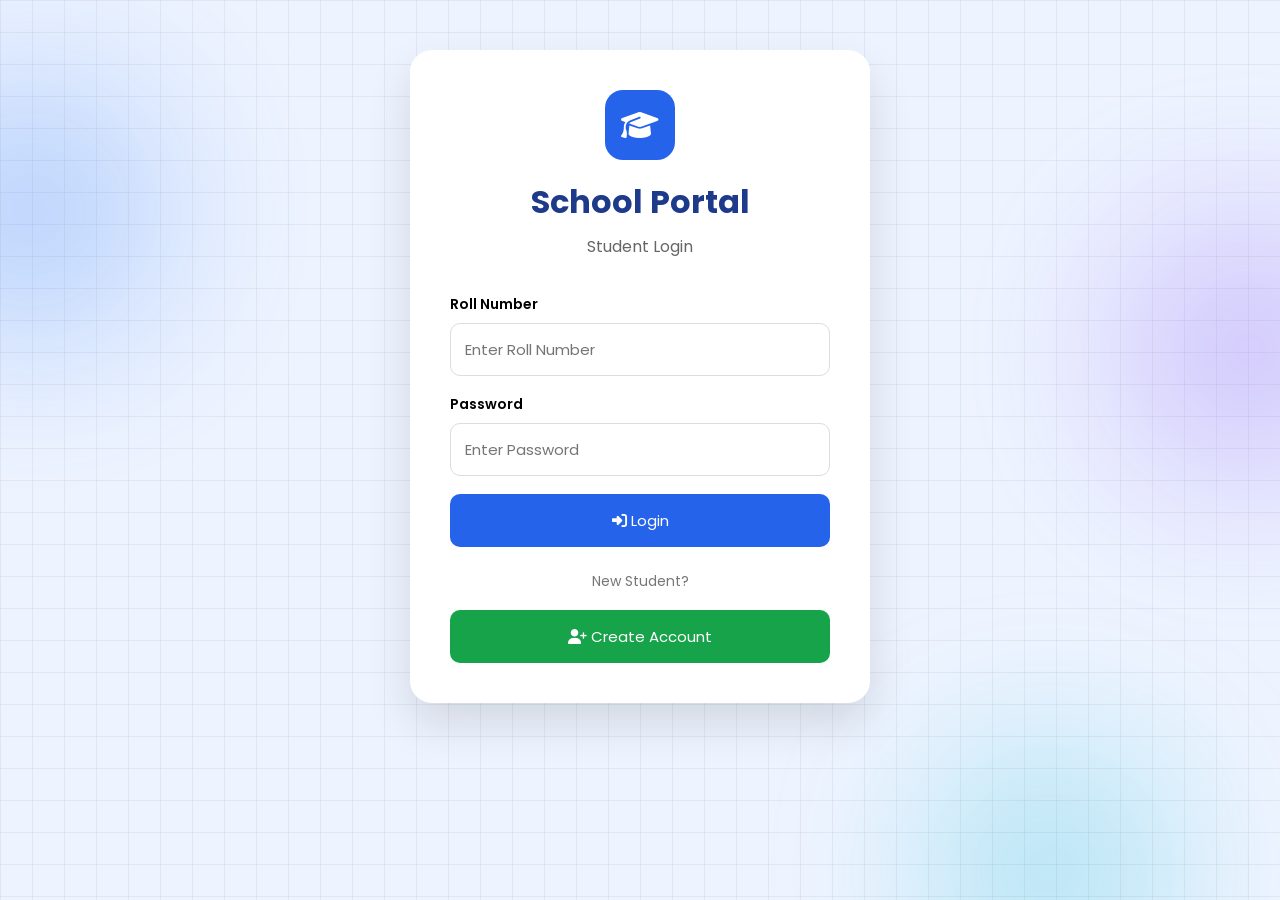
<file: harjot/phase2/frontend/index.html>
<!DOCTYPE html>
<html lang="en">

<head>

    <meta charset="UTF-8">

    <meta name="viewport"
          content="width=device-width, initial-scale=1.0">

    <title>School Portal Dashboard</title>

    <!-- Google Font -->

    <link rel="preconnect"
          href="https://fonts.googleapis.com">

    <link rel="preconnect"
          href="https://fonts.gstatic.com"
          crossorigin>

    <link
        href="https://fonts.googleapis.com/css2?family=Poppins:wght@300;400;500;600;700&display=swap"
        rel="stylesheet">

    <!-- Font Awesome -->

    <link
        rel="stylesheet"
        href="https://cdnjs.cloudflare.com/ajax/libs/font-awesome/6.6.0/css/all.min.css">

    <!-- CSS -->

    <link
        rel="stylesheet"
        href="style.css">

</head>

<body>

<!-- =========================================================
HEADER
========================================================= -->

<header>

    <div class="logo">

        <i class="fa-solid fa-school"></i>

        <h2>School Portal</h2>

    </div>

    <button
        id="logoutBtn"
        class="dangerBtn">

        <i class="fa-solid fa-right-from-bracket"></i>

        Logout

    </button>

</header>



<!-- =========================================================
MAIN CONTAINER
========================================================= -->

<div class="container">

    <!-- ==========================================
    WELCOME SECTION
    =========================================== -->

    <section class="welcomeSection">

        <div>

            <h1>

                Welcome,

                <span id="studentName">

                    Student

                </span>

                👋

            </h1>

            <p>

                Manage your profile, courses and student records.

            </p>

        </div>

    </section>



    <!-- ==========================================
    DASHBOARD CARDS
    =========================================== -->

    <section class="cards">

        <div class="card">

            <div class="cardIcon blue">

                <i class="fa-solid fa-users"></i>

            </div>

            <div>

                <h3>Total Students</h3>

                <p id="studentCount">

                    0

                </p>

            </div>

        </div>



        <div class="card">

            <div class="cardIcon green">

                <i class="fa-solid fa-book-open"></i>

            </div>

            <div>

                <h3>Total Courses</h3>

                <p id="courseCount">

                    0

                </p>

            </div>

        </div>

    </section>



    <!-- ==========================================
    ADD COURSE
    =========================================== -->

    <section class="section">

        <div class="sectionTitle">

            <i class="fa-solid fa-book"></i>

            <h2>

                Add Course

            </h2>

        </div>

        <form id="courseForm">

            <div class="grid">

                <div class="inputGroup">

                    <label>

                        Roll Number

                    </label>

                    <input
                        type="number"
                        id="courseRoll"
                        readonly>

                </div>

                <div class="inputGroup">

                    <label>

                        Course Title

                    </label>

                    <input
                        type="text"
                        id="course"
                        placeholder="Enter Course Name"
                        required>

                </div>

            </div>

            <button
                type="submit"
                class="primaryBtn">

                <i class="fa-solid fa-plus"></i>

                Add Course

            </button>

        </form>

    </section>

        <!-- ==========================================
    STUDENT RECORDS
    =========================================== -->

    <section class="section">

        <div class="tableHeader">

            <div class="sectionTitle">

                <i class="fa-solid fa-table"></i>

                <h2>

                    Student Records

                </h2>

            </div>

            <button
                id="refreshBtn"
                class="secondaryBtn">

                <i class="fa-solid fa-rotate"></i>

                Refresh

            </button>

        </div>

        <div class="tableContainer">

            <table>

                <thead>

                    <tr>

                        <th>ID</th>

                        <th>Roll</th>

                        <th>Name</th>

                        <th>Email</th>

                        <th>Branch</th>

                        <th>Semester</th>

                        <th>Courses</th>

                        <th>Actions</th>

                    </tr>

                </thead>

                <tbody id="studentTableBody">

                </tbody>

            </table>

        </div>

    </section>

</div>



<!-- =========================================================
EDIT STUDENT MODAL
========================================================= -->

<div
    id="editModal"
    class="modal hidden">

    <div class="modalContent">

        <div class="modalHeader">

            <h2>

                <i class="fa-solid fa-user-pen"></i>

                Update Student

            </h2>

            <button
                id="closeModal"
                class="closeBtn">

                <i class="fa-solid fa-xmark"></i>

            </button>

        </div>

        <form id="updateForm">

            <input
                type="hidden"
                id="updateRoll">

            <div class="grid">

                <div class="inputGroup">

                    <label>

                        Name

                    </label>

                    <input
                        type="text"
                        id="updateName"
                        required>

                </div>

                <div class="inputGroup">

                    <label>

                        Email

                    </label>

                    <input
                        type="email"
                        id="updateEmail"
                        required>

                </div>

                <div class="inputGroup">

                    <label>

                        Branch

                    </label>

                    <select id="updateBranch">

                        <option>CSE</option>
                        <option>IT</option>
                        <option>ECE</option>
                        <option>EEE</option>
                        <option>Mechanical</option>
                        <option>Civil</option>

                    </select>

                </div>

                <div class="inputGroup">

                    <label>

                        Semester

                    </label>

                    <select id="updateSemester">

                        <option>1</option>
                        <option>2</option>
                        <option>3</option>
                        <option>4</option>
                        <option>5</option>
                        <option>6</option>
                        <option>7</option>
                        <option>8</option>

                    </select>

                </div>

            </div>

            <div class="modalButtons">

                <button
                    type="submit"
                    id="updateBtn"
                    class="primaryBtn">

                    <i class="fa-solid fa-floppy-disk"></i>

                    Save Changes

                </button>

                <button
                    type="button"
                    id="cancelBtn"
                    class="dangerBtn">

                    Cancel

                </button>

            </div>

        </form>

    </div>

</div>



<!-- =========================================================
EMPTY STATE
========================================================= -->

<div
    id="emptyState"
    class="emptyState hidden">

    <i class="fa-solid fa-user-graduate"></i>

    <h2>

        No Student Records Found

    </h2>

    <p>

        Students will appear here after creating an account.

    </p>

</div>



<!-- =========================================================
TOAST
========================================================= -->

<div
    id="toast"
    class="toast">

</div>



<!-- =========================================================
LOADER
========================================================= -->

<div
    id="loader"
    class="loader hidden">

    <div class="spinner"></div>

</div>



<!-- =========================================================
SCRIPTS
========================================================= -->

<script src="script.js"></script>


</body>

</html>
</file>
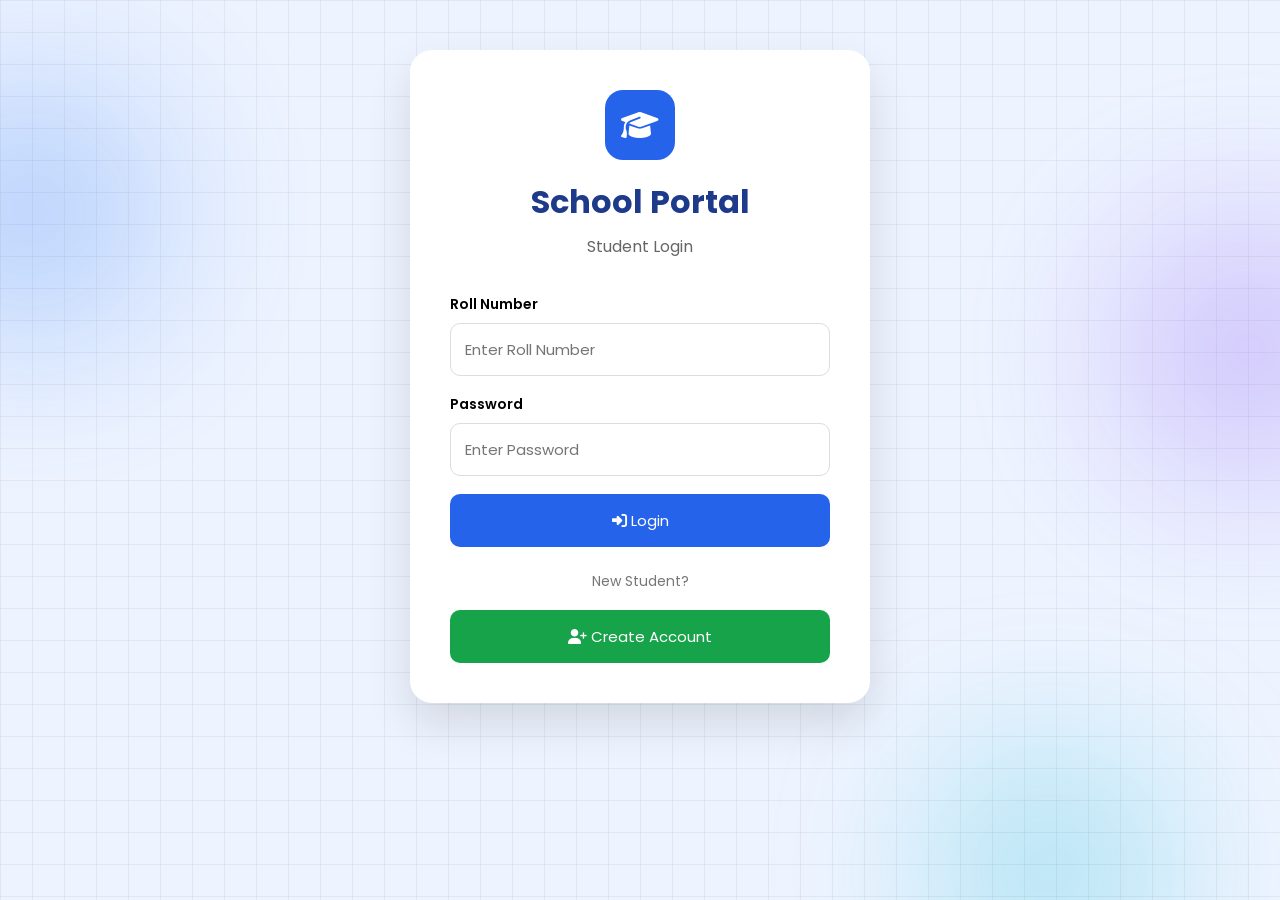
<file: harjot/phase2/frontend/login.html>
<!DOCTYPE html>
<html lang="en">

<head>

    <meta charset="UTF-8">

    <meta name="viewport"
          content="width=device-width, initial-scale=1.0">

    <title>School Portal | Login</title>

    <!-- Google Font -->

    <link rel="preconnect"
          href="https://fonts.googleapis.com">

    <link rel="preconnect"
          href="https://fonts.gstatic.com"
          crossorigin>

    <link href="https://fonts.googleapis.com/css2?family=Poppins:wght@300;400;500;600;700&display=swap"
          rel="stylesheet">

    <!-- Font Awesome -->

    <link rel="stylesheet"
          href="https://cdnjs.cloudflare.com/ajax/libs/font-awesome/6.6.0/css/all.min.css">

    <link rel="stylesheet"
          href="login.css">

</head>

<body>

<div class="blob blob1"></div>
<div class="blob blob2"></div>
<div class="blob blob3"></div>

<div class="grid-bg"></div>

<div class="container">

    <div class="card">

        <div class="logo">

            <div class="logoBox">

                <i class="fa-solid fa-graduation-cap"></i>

            </div>

            <h1>School Portal</h1>

            <p>Student Login</p>

        </div>

        <form id="loginForm">

            <div class="inputGroup">

                <label>Roll Number</label>

                <input
                    type="number"
                    id="roll"
                    placeholder="Enter Roll Number"
                    required>

            </div>

            <div class="inputGroup">

                <label>Password</label>

                <input
                    type="password"
                    id="password"
                    placeholder="Enter Password"
                    required>

            </div>

            <button
                type="submit"
                class="primaryBtn">

                <i class="fa-solid fa-right-to-bracket"></i>

                Login

            </button>

        </form>

        <div class="divider">

            New Student?

        </div>

        <button
            type="button"
            id="signupBtn"
            class="secondaryBtn"
            onclick="window.location.href='signup.html'">

            <i class="fa-solid fa-user-plus"></i>

            Create Account

        </button>

    </div>

</div>

<div
    id="toast"
    class="toast">

</div>

<div
    id="loader"
    class="loader hidden">

    <div class="spinner"></div>

</div>

<script src="login.js"></script>

</body>

</html>
</file>
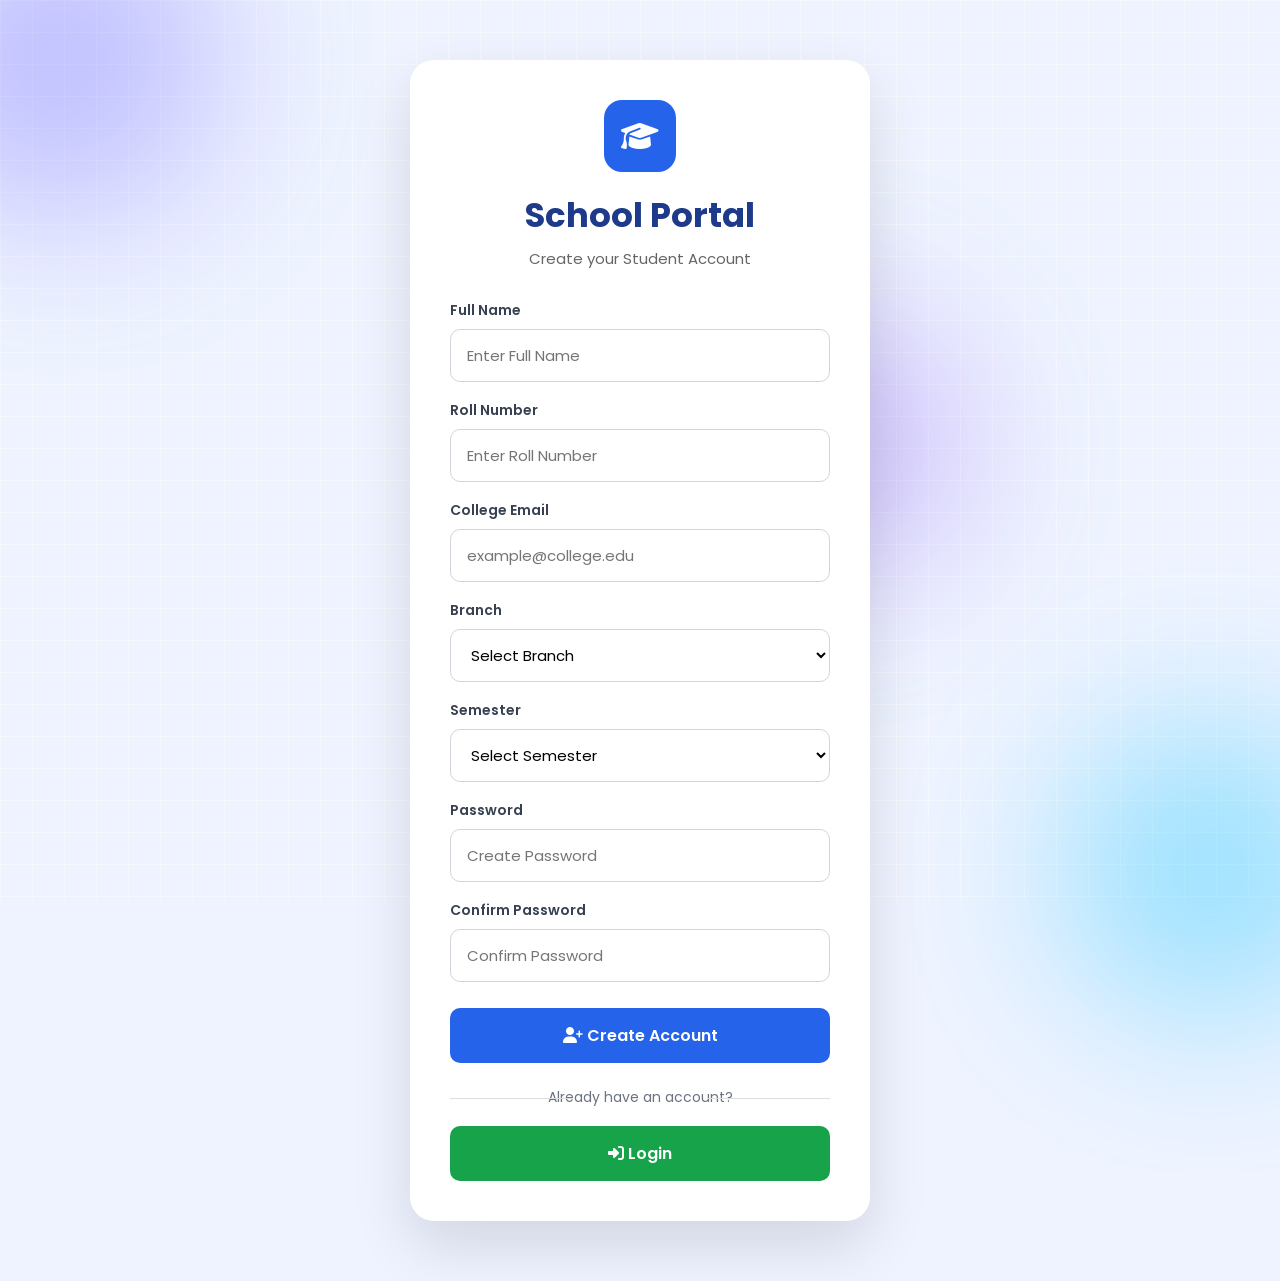
<file: harjot/phase2/frontend/signup.html>
<!DOCTYPE html>
<html lang="en">

<head>

    <meta charset="UTF-8">

    <meta name="viewport"
          content="width=device-width, initial-scale=1.0">

    <title>School Portal | Student Registration</title>

    <!-- Google Font -->

    <link rel="preconnect"
          href="https://fonts.googleapis.com">

    <link rel="preconnect"
          href="https://fonts.gstatic.com"
          crossorigin>

    <link href="https://fonts.googleapis.com/css2?family=Poppins:wght@300;400;500;600;700&display=swap"
          rel="stylesheet">

    <!-- Font Awesome -->

    <link rel="stylesheet"
          href="https://cdnjs.cloudflare.com/ajax/libs/font-awesome/6.6.0/css/all.min.css">

    <!-- CSS -->

    <link rel="stylesheet"
          href="signup.css">

</head>

<body>

<!-- ==========================
BACKGROUND
========================== -->

<div class="blob blob1"></div>
<div class="blob blob2"></div>
<div class="blob blob3"></div>

<div class="grid-bg"></div>


<!-- ==========================
SIGNUP CARD
========================== -->

<div class="container">

    <div class="card">

        <div class="logo">

            <div class="logoBox">

                <i class="fa-solid fa-graduation-cap"></i>

            </div>

            <h1>School Portal</h1>

            <p>Create your Student Account</p>

        </div>

        <form id="signupForm">

            <!-- Name -->

            <div class="inputGroup">

                <label>

                    Full Name

                </label>

                <input
                    type="text"
                    id="name"
                    placeholder="Enter Full Name"
                    required>

            </div>

            <!-- Roll -->

            <div class="inputGroup">

                <label>

                    Roll Number

                </label>

                <input
                    type="number"
                    id="roll"
                    placeholder="Enter Roll Number"
                    required>

            </div>

            <!-- Email -->

            <div class="inputGroup">

                <label>

                    College Email

                </label>

                <input
                    type="email"
                    id="email"
                    placeholder="example@college.edu"
                    required>

            </div>

            <!-- Branch -->

            <div class="inputGroup">

                <label>

                    Branch

                </label>

                <select id="branch" required>

                    <option value="">Select Branch</option>

                    <option>CSE</option>

                    <option>IT</option>

                    <option>ECE</option>

                    <option>EEE</option>

                    <option>Mechanical</option>

                    <option>Civil</option>

                </select>

            </div>

            <!-- Semester -->

            <div class="inputGroup">

                <label>

                    Semester

                </label>

                <select id="semester" required>

                    <option value="">Select Semester</option>

                    <option value="1">1</option>
                    <option value="2">2</option>
                    <option value="3">3</option>
                    <option value="4">4</option>
                    <option value="5">5</option>
                    <option value="6">6</option>
                    <option value="7">7</option>
                    <option value="8">8</option>

                </select>

            </div>

            <!-- Password -->

            <div class="inputGroup">

                <label>

                    Password

                </label>

                <input
                    type="password"
                    id="password"
                    placeholder="Create Password"
                    required>

            </div>

            <!-- Confirm Password -->

            <div class="inputGroup">

                <label>

                    Confirm Password

                </label>

                <input
                    type="password"
                    id="confirmPassword"
                    placeholder="Confirm Password"
                    required>

            </div>

            <!-- Signup -->

            <button
                type="submit"
                class="primaryBtn"
                id="signupBtn">

                <i class="fa-solid fa-user-plus"></i>

                Create Account

            </button>

        </form>

        <div class="divider">

            Already have an account?

        </div>

        <button
            class="secondaryBtn"
            onclick="window.location.href='login.html'">

            <i class="fa-solid fa-right-to-bracket"></i>

            Login

        </button>

    </div>

</div>


<!-- ==========================
TOAST
========================== -->

<div
    id="toast"
    class="toast">

</div>


<!-- ==========================
LOADER
========================== -->

<div
    id="loader"
    class="loader hidden">

    <div class="spinner"></div>

</div>


<script src="signup.js"></script>

</body>

</html>
</file>
<file: harjot/phase2/frontend/style.css>
/* ==========================================================
   GOOGLE FONT
========================================================== */

@import url('https://fonts.googleapis.com/css2?family=Poppins:wght@300;400;500;600;700&display=swap');


/* ==========================================================
   RESET
========================================================== */

*{

    margin:0;

    padding:0;

    box-sizing:border-box;

    font-family:"Poppins",sans-serif;

}

html{

    scroll-behavior:smooth;

}

body{

    background:#f4f7fc;

    color:#1f2937;

    min-height:100vh;

}



/* ==========================================================
   HEADER
========================================================== */

header{

    width:100%;

    height:75px;

    background:#ffffff;

    display:flex;

    justify-content:space-between;

    align-items:center;

    padding:0 45px;

    box-shadow:0 2px 15px rgba(0,0,0,.08);

    position:sticky;

    top:0;

    z-index:1000;

}

.logo{

    display:flex;

    align-items:center;

    gap:12px;

}

.logo i{

    font-size:28px;

    color:#2563eb;

}

.logo h2{

    font-size:24px;

    color:#2563eb;

}



/* ==========================================================
   BUTTONS
========================================================== */

button{

    cursor:pointer;

    transition:.3s;

}

.primaryBtn{

    background:#2563eb;

    color:white;

    border:none;

    padding:14px 26px;

    border-radius:10px;

    font-size:15px;

    font-weight:500;

}

.primaryBtn:hover{

    background:#1d4ed8;

}

.secondaryBtn{

    background:#16a34a;

    color:white;

    border:none;

    padding:12px 22px;

    border-radius:10px;

}

.secondaryBtn:hover{

    background:#15803d;

}

.dangerBtn{

    background:#ef4444;

    color:white;

    border:none;

    padding:12px 22px;

    border-radius:10px;

}

.dangerBtn:hover{

    background:#dc2626;

}

.closeBtn{

    border:none;

    background:none;

    font-size:22px;

    cursor:pointer;

    color:#666;

}



/* ==========================================================
   CONTAINER
========================================================== */

.container{

    width:92%;

    margin:35px auto;

}



/* ==========================================================
   WELCOME
========================================================== */

.welcomeSection{

    background:white;

    border-radius:18px;

    padding:28px;

    margin-bottom:30px;

    box-shadow:0 8px 25px rgba(0,0,0,.06);

}

.welcomeSection h1{

    font-size:30px;

    color:#2563eb;

    margin-bottom:8px;

}

.welcomeSection p{

    color:#666;

    font-size:15px;

}



/* ==========================================================
   DASHBOARD CARDS
========================================================== */

.cards{

    display:grid;

    grid-template-columns:repeat(auto-fit,minmax(260px,1fr));

    gap:25px;

    margin-bottom:35px;

}

.card{

    background:white;

    border-radius:18px;

    padding:24px;

    display:flex;

    align-items:center;

    gap:20px;

    box-shadow:0 8px 25px rgba(0,0,0,.06);

}

.cardIcon{

    width:65px;

    height:65px;

    border-radius:50%;

    display:flex;

    justify-content:center;

    align-items:center;

    color:white;

    font-size:26px;

}

.blue{

    background:#2563eb;

}

.green{

    background:#16a34a;

}

.card h3{

    font-size:15px;

    color:#666;

    margin-bottom:5px;

}

.card p{

    font-size:32px;

    font-weight:700;

    color:#111827;

}



/* ==========================================================
   SECTION
========================================================== */

.section{

    background:white;

    border-radius:18px;

    padding:30px;

    margin-bottom:35px;

    box-shadow:0 8px 25px rgba(0,0,0,.06);

}

.sectionTitle{

    display:flex;

    align-items:center;

    gap:12px;

    margin-bottom:25px;

}

.sectionTitle i{

    font-size:22px;

    color:#2563eb;

}

.sectionTitle h2{

    color:#2563eb;

}



/* ==========================================================
   GRID
========================================================== */

.grid{

    display:grid;

    grid-template-columns:repeat(auto-fit,minmax(280px,1fr));

    gap:25px;

}



/* ==========================================================
   INPUTS
========================================================== */

.inputGroup{

    display:flex;

    flex-direction:column;

}

.inputGroup label{

    margin-bottom:8px;

    font-weight:500;

    color:#444;

}

.inputGroup input,

.inputGroup select{

    padding:13px;

    border:1px solid #d6d6d6;

    border-radius:10px;

    font-size:15px;

    outline:none;

    transition:.3s;

}

.inputGroup input:focus,

.inputGroup select:focus{

    border-color:#2563eb;

    box-shadow:0 0 0 3px rgba(37,99,235,.15);

}

form .primaryBtn{

    margin-top:28px;

}
/* ==========================================================
   TABLE
========================================================== */

.tableHeader{

    display:flex;

    justify-content:space-between;

    align-items:center;

    margin-bottom:25px;

    flex-wrap:wrap;

    gap:15px;

}

.tableContainer{

    width:100%;

    overflow-x:auto;

}

table{

    width:100%;

    border-collapse:collapse;

    min-width:900px;

}

thead{

    background:#2563eb;

    color:white;

}

th{

    padding:16px;

    text-align:center;

    font-weight:600;

}

td{

    padding:15px;

    text-align:center;

    border-bottom:1px solid #ececec;

}

tbody tr{

    transition:.25s;

}

tbody tr:hover{

    background:#f8fbff;

}



/* ==========================================================
   COURSE TAG
========================================================== */

.course{

    display:inline-block;

    background:#dbeafe;

    color:#2563eb;

    padding:6px 12px;

    border-radius:18px;

    margin:3px;

    font-size:13px;

    font-weight:500;

}



/* ==========================================================
   ACTION BUTTONS
========================================================== */

.editBtn{

    background:#2563eb;

    color:white;

    border:none;

    padding:9px 16px;

    border-radius:8px;

    margin-right:8px;

    cursor:pointer;

    transition:.3s;

}

.editBtn:hover{

    background:#1d4ed8;

}

.deleteBtn{

    background:#ef4444;

    color:white;

    border:none;

    padding:9px 16px;

    border-radius:8px;

    cursor:pointer;

    transition:.3s;

}

.deleteBtn:hover{

    background:#dc2626;

}



/* ==========================================================
   MODAL
========================================================== */

.modal{

    position:fixed;

    inset:0;

    background:rgba(0,0,0,.45);

    display:flex;

    justify-content:center;

    align-items:center;

    padding:20px;

    z-index:2000;

}

.hidden{

    display:none;

}

.modalContent{

    width:100%;

    max-width:700px;

    background:white;

    border-radius:18px;

    padding:30px;

    animation:popup .25s ease;

    box-shadow:0 15px 40px rgba(0,0,0,.18);

}

.modalHeader{

    display:flex;

    justify-content:space-between;

    align-items:center;

    margin-bottom:25px;

}

.modalButtons{

    display:flex;

    justify-content:flex-end;

    gap:15px;

    margin-top:30px;

}



/* ==========================================================
   EMPTY STATE
========================================================== */

.emptyState{

    background:white;

    border-radius:18px;

    padding:60px 25px;

    text-align:center;

    margin:35px auto;

    box-shadow:0 8px 25px rgba(0,0,0,.06);

}

.emptyState i{

    font-size:70px;

    color:#2563eb;

    margin-bottom:20px;

}

.emptyState h2{

    margin-bottom:12px;

    color:#1f2937;

}

.emptyState p{

    color:#6b7280;

}



/* ==========================================================
   TOAST
========================================================== */

.toast{

    position:fixed;

    right:30px;

    top:30px;

    min-width:260px;

    padding:16px 22px;

    border-radius:10px;

    color:white;

    display:none;

    font-weight:500;

    z-index:5000;

    box-shadow:0 12px 30px rgba(0,0,0,.18);

}



/* ==========================================================
   LOADER
========================================================== */

.loader{

    position:fixed;

    /* inset:0; */

    background:rgba(255,255,255,.75);

    display:flex;

    justify-content:center;

    align-items:center;

    z-index:6000;

}

.spinner{

    width:70px;

    height:70px;

    border:7px solid #d9d9d9;

    border-top:7px solid #2563eb;

    border-radius:50%;

    animation:spin .9s linear infinite;

}



/* ==========================================================
   ANIMATIONS
========================================================== */

@keyframes spin{

    to{

        transform:rotate(360deg);

    }

}

@keyframes popup{

    from{

        opacity:0;

        transform:translateY(-30px) scale(.95);

    }

    to{

        opacity:1;

        transform:translateY(0) scale(1);

    }

}



/* ==========================================================
   SCROLLBAR
========================================================== */

::-webkit-scrollbar{

    width:10px;

    height:10px;

}

::-webkit-scrollbar-thumb{

    background:#b7c4d9;

    border-radius:20px;

}

::-webkit-scrollbar-thumb:hover{

    background:#94a3b8;

}



/* ==========================================================
   RESPONSIVE
========================================================== */

@media(max-width:992px){

    .cards{

        grid-template-columns:1fr;

    }

}

@media(max-width:768px){

    header{

        padding:18px 20px;

        flex-direction:column;

        height:auto;

        gap:15px;

    }

    .container{

        width:95%;

    }

    .welcomeSection{

        text-align:center;

    }

    .welcomeSection h1{

        font-size:25px;

    }

    .tableHeader{

        flex-direction:column;

        align-items:flex-start;

    }

    .modalContent{

        padding:20px;

    }

    .modalButtons{

        flex-direction:column;

    }

    .primaryBtn,

    .secondaryBtn,

    .dangerBtn{

        width:100%;

    }

}

@media(max-width:480px){

    .logo h2{

        font-size:20px;

    }

    .card{

        flex-direction:column;

        text-align:center;

    }

    .cardIcon{

        margin-bottom:10px;

    }

    .welcomeSection h1{

        font-size:22px;

    }

    .section{

        padding:20px;

    }

}
</file>
<file: harjot/phase2/frontend/login.css>
/* ===========================================================
GOOGLE FONT
=========================================================== */

@import url('https://fonts.googleapis.com/css2?family=Poppins:wght@300;400;500;600;700&display=swap');

/* ===========================================================
RESET
=========================================================== */

*{
    margin:0;
    padding:0;
    box-sizing:border-box;
    font-family:"Poppins",sans-serif;
}

/* ===========================================================
BODY
=========================================================== */

body{

    min-height:100vh;

    overflow-y:auto;

    display:flex;

    justify-content:center;

    align-items:flex-start;

    padding:50px 20px;

    background:#eef4ff;

    position:relative;

}

/* ===========================================================
BACKGROUND
=========================================================== */

.grid-bg{

    position:fixed;

    inset:0;

    background-image:

        linear-gradient(rgba(0,0,0,.05) 1px,transparent 1px),

        linear-gradient(90deg,rgba(0,0,0,.05) 1px,transparent 1px);

    background-size:32px 32px;

    z-index:-5;

}

.blob{

    position:fixed;

    border-radius:50%;

    filter:blur(90px);

    opacity:.35;

    z-index:-4;

}

.blob1{

    width:260px;

    height:260px;

    background:#3b82f6;

    left:-100px;

    top:80px;

}

.blob2{

    width:260px;

    height:260px;

    background:#8b5cf6;

    right:-100px;

    top:220px;

}

.blob3{

    width:220px;

    height:220px;

    background:#06b6d4;

    bottom:-80px;

    right:120px;

}

/* ===========================================================
CONTAINER
=========================================================== */

.container{

    width:100%;

    display:flex;

    justify-content:center;

}

/* ===========================================================
CARD
=========================================================== */

.card{

    width:100%;

    max-width:460px;

    background:white;

    border-radius:22px;

    padding:40px;

    box-shadow:0 20px 45px rgba(0,0,0,.12);

}

/* ===========================================================
LOGO
=========================================================== */

.logo{

    text-align:center;

    margin-bottom:35px;

}

.logoBox{

    width:70px;

    height:70px;

    margin:auto;

    border-radius:18px;

    display:flex;

    align-items:center;

    justify-content:center;

    background:#2563eb;

    color:white;

    font-size:30px;

}

.logo h1{

    margin-top:18px;

    color:#1e3a8a;

}

.logo p{

    color:#666;

    margin-top:8px;

}

/* ===========================================================
FORM
=========================================================== */

.inputGroup{

    display:flex;

    flex-direction:column;

    margin-bottom:18px;

}

.inputGroup label{

    margin-bottom:8px;

    font-size:14px;

    font-weight:600;

}

.inputGroup input{

    padding:14px;

    border:1px solid #ddd;

    border-radius:10px;

    outline:none;

    font-size:15px;

    transition:.3s;

}

.inputGroup input:focus{

    border-color:#2563eb;

}

/* ===========================================================
BUTTONS
=========================================================== */

.primaryBtn,
.secondaryBtn{

    width:100%;

    padding:15px;

    border:none;

    border-radius:10px;

    font-size:15px;

    cursor:pointer;

    transition:.3s;

    color:white;

}

.primaryBtn{

    background:#2563eb;

}

.primaryBtn:hover{

    background:#1d4ed8;

}

.secondaryBtn{

    background:#16a34a;

}

.secondaryBtn:hover{

    background:#15803d;

}

/* ===========================================================
DIVIDER
=========================================================== */

.divider{

    text-align:center;

    margin:24px 0 18px;

    color:#777;

    font-size:14px;

}

/* ===========================================================
TOAST
=========================================================== */

.toast{

    position:fixed;

    right:30px;

    top:30px;

    color:white;

    padding:14px 22px;

    border-radius:10px;

    display:none;

    z-index:999;

}

/* ===========================================================
LOADER
=========================================================== */

.loader{

    position:fixed;

    inset:0;

    background:rgba(255,255,255,.7);

    display:flex;

    justify-content:center;

    align-items:center;

}

.hidden{

    display:none;

}

.spinner{

    width:65px;

    height:65px;

    border:6px solid #ddd;

    border-top:6px solid #2563eb;

    border-radius:50%;

    animation:spin 1s linear infinite;

}

@keyframes spin{

    to{

        transform:rotate(360deg);

    }

}

/* ===========================================================
RESPONSIVE
=========================================================== */

@media(max-width:768px){

    body{

        padding:25px 15px;

    }

    .card{

        padding:28px;

    }

}

@media(max-width:480px){

    .card{

        padding:22px;

    }

    .logo h1{

        font-size:28px;

    }

}
</file>
<file: harjot/phase2/frontend/signup.css>
/* =====================================================
   GOOGLE FONT
===================================================== */

@import url('https://fonts.googleapis.com/css2?family=Poppins:wght@300;400;500;600;700&display=swap');

/* =====================================================
   RESET
===================================================== */

*{
    margin:0;
    padding:0;
    box-sizing:border-box;
    font-family:"Poppins",sans-serif;
}

html{
    scroll-behavior:smooth;
}

body{

    min-height:100vh;

    background:#eef3ff;

    display:flex;

    justify-content:center;

    align-items:flex-start;

    overflow-y:auto;

    overflow-x:hidden;

    padding:40px 20px;

    position:relative;

}

/* =====================================================
   BACKGROUND
===================================================== */

.grid-bg{

    position:fixed;

    inset:0;

    background:
        linear-gradient(rgba(255,255,255,.4) 1px, transparent 1px),
        linear-gradient(90deg, rgba(255,255,255,.4) 1px, transparent 1px);

    background-size:32px 32px;

    z-index:-3;

}

.blob{

    position:fixed;

    border-radius:50%;

    filter:blur(80px);

    opacity:.35;

    z-index:-2;

}

.blob1{

    width:320px;
    height:320px;

    background:#6c63ff;

    top:-100px;
    left:-100px;

}

.blob2{

    width:300px;
    height:300px;

    background:#00c2ff;

    bottom:-120px;
    right:-80px;

}

.blob3{

    width:260px;
    height:260px;

    background:#8b5cf6;

    top:35%;
    left:55%;

}

/* =====================================================
   CONTAINER
===================================================== */

.container{

    width:100%;

    display:flex;

    justify-content:center;

    padding:20px 0;

}

/* =====================================================
   CARD
===================================================== */

.card{

    width:100%;

    max-width:460px;

    background:white;

    border-radius:24px;

    padding:40px;

    box-shadow:0 25px 60px rgba(0,0,0,.12);

    animation:fadeIn .5s ease;

}

@keyframes fadeIn{

    from{

        opacity:0;
        transform:translateY(25px);

    }

    to{

        opacity:1;
        transform:translateY(0);

    }

}

/* =====================================================
   LOGO
===================================================== */

.logo{

    text-align:center;

    margin-bottom:30px;

}

.logoBox{

    width:72px;

    height:72px;

    margin:auto;

    border-radius:18px;

    background:#2563eb;

    display:flex;

    justify-content:center;

    align-items:center;

    color:white;

    font-size:30px;

    margin-bottom:18px;

}

.logo h1{

    color:#1e3a8a;

    font-size:34px;

    margin-bottom:6px;

}

.logo p{

    color:#666;

    font-size:15px;

}

/* =====================================================
   INPUTS
===================================================== */

.inputGroup{

    display:flex;

    flex-direction:column;

    margin-bottom:18px;

}

.inputGroup label{

    margin-bottom:8px;

    font-size:14px;

    font-weight:600;

    color:#374151;

}

.inputGroup input,
.inputGroup select{

    width:100%;

    padding:14px 16px;

    border:1px solid #d1d5db;

    border-radius:10px;

    outline:none;

    font-size:15px;

    transition:.3s;

    background:#fff;

}

.inputGroup input:focus,
.inputGroup select:focus{

    border-color:#2563eb;

    box-shadow:0 0 0 4px rgba(37,99,235,.12);

}

/* =====================================================
   BUTTONS
===================================================== */

.primaryBtn{

    width:100%;

    padding:15px;

    border:none;

    border-radius:10px;

    background:#2563eb;

    color:white;

    font-size:16px;

    font-weight:600;

    cursor:pointer;

    transition:.3s;

    margin-top:8px;

}

.primaryBtn:hover{

    background:#1d4ed8;

    transform:translateY(-2px);

}

.secondaryBtn{

    width:100%;

    padding:15px;

    border:none;

    border-radius:10px;

    background:#16a34a;

    color:white;

    font-size:16px;

    font-weight:600;

    cursor:pointer;

    transition:.3s;

}

.secondaryBtn:hover{

    background:#15803d;

    transform:translateY(-2px);

}

/* =====================================================
   DIVIDER
===================================================== */

.divider{

    text-align:center;

    margin:24px 0 18px;

    color:#6b7280;

    font-size:14px;

    position:relative;

}

.divider::before{

    content:"";

    position:absolute;

    left:0;

    top:50%;

    width:32%;

    height:1px;

    background:#ddd;

}

.divider::after{

    content:"";

    position:absolute;

    right:0;

    top:50%;

    width:32%;

    height:1px;

    background:#ddd;

}

/* =====================================================
   TOAST
===================================================== */

.toast{

    position:fixed;

    top:30px;

    right:30px;

    background:#16a34a;

    color:white;

    padding:15px 24px;

    border-radius:10px;

    display:none;

    z-index:9999;

    font-size:15px;

    box-shadow:0 12px 30px rgba(0,0,0,.15);

}

/* =====================================================
   LOADER
===================================================== */

.loader{

    position:fixed;

    inset:0;

    background:rgba(255,255,255,.6);

    display:flex;

    justify-content:center;

    align-items:center;

    z-index:9999;

}

.hidden{

    display:none;

}

.spinner{

    width:65px;

    height:65px;

    border:6px solid #ddd;

    border-top:6px solid #2563eb;

    border-radius:50%;

    animation:spin 1s linear infinite;

}

@keyframes spin{

    to{

        transform:rotate(360deg);

    }

}

/* =====================================================
   RESPONSIVE
===================================================== */

@media(max-width:768px){

    body{

        padding:20px 15px;

    }

    .card{

        padding:28px 22px;

        border-radius:18px;

    }

    .logo h1{

        font-size:28px;

    }

    .logoBox{

        width:60px;

        height:60px;

        font-size:24px;

    }

}

@media(max-width:480px){

    body{

        padding:15px 10px;

    }

    .card{

        padding:22px 18px;

    }

    .primaryBtn,
    .secondaryBtn{

        padding:14px;

        font-size:15px;

    }

}

@media(min-width:1600px){

    .card{

        max-width:520px;

    }

}
</file>
